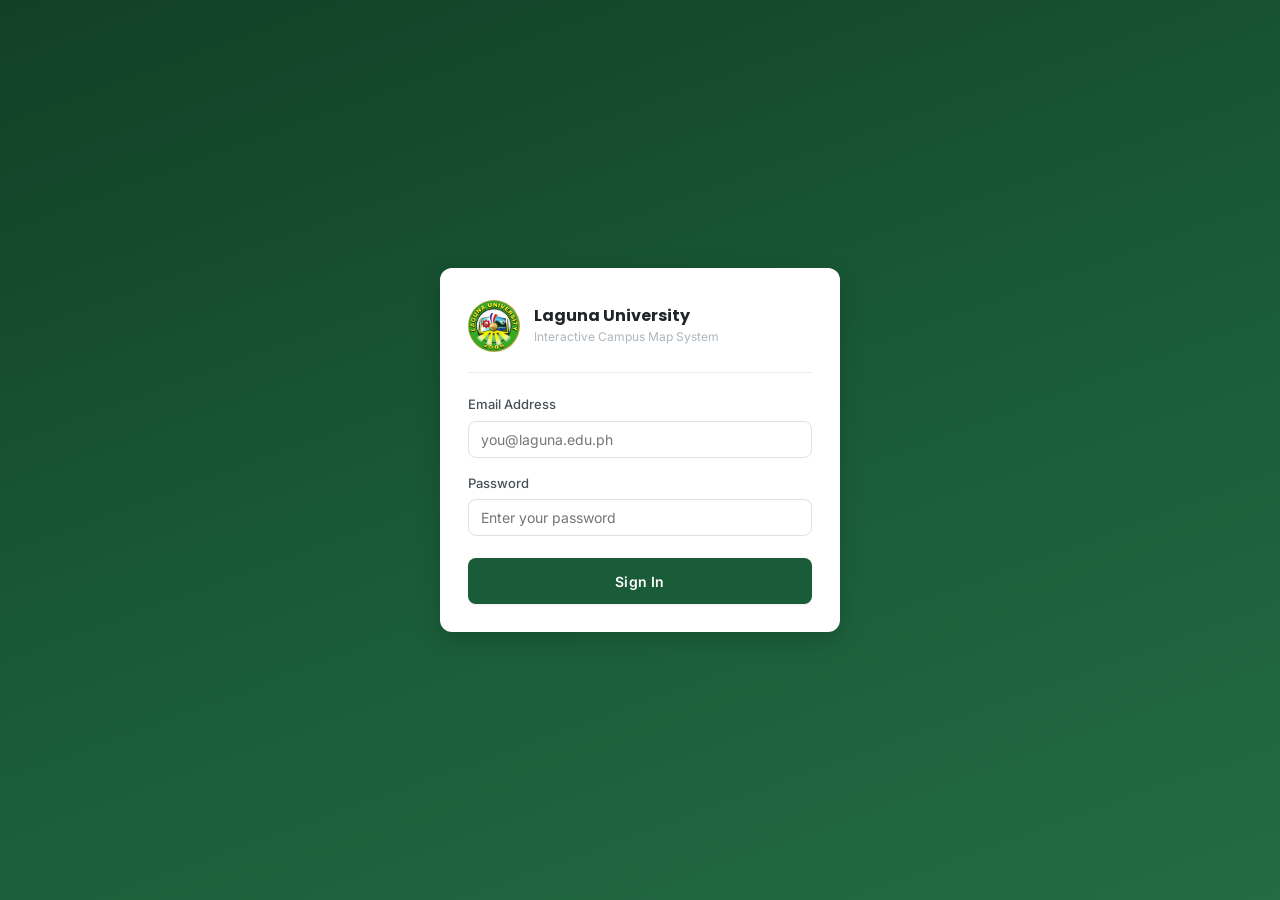
<file: index.html>
<!DOCTYPE html>
<html lang="en">
<head>
  <meta charset="UTF-8" />
  <meta name="viewport" content="width=device-width, initial-scale=1.0" />
  <title>Login — LU Campus Map</title>
  <link rel="stylesheet" href="css/main.css" />
  <link rel="stylesheet" href="css/login.css" />
</head>
<body>

  <main class="login-page">

    <div class="login-card">

      <!-- Logo & School Name -->
      <div class="login-logo-area">
        <div class="login-logo-circle">
          <img src="assets/images/lu-logo.png" alt="LU Logo" />
        </div>
        <div>
          <div class="login-school-name">Laguna University</div>
          <div class="login-system-name">Interactive Campus Map System</div>
        </div>
      </div>

      <div class="login-divider"></div>

      <!-- Login Form -->
      <form class="login-form" id="loginForm" onsubmit="return false;">

        <!-- Error message (hidden by default) -->
        <div class="login-error hidden" id="loginError" role="alert">
          <svg width="16" height="16" viewBox="0 0 24 24" fill="none" stroke="currentColor" stroke-width="2">
            <circle cx="12" cy="12" r="10"/><line x1="12" y1="8" x2="12" y2="12"/><line x1="12" y1="16" x2="12.01" y2="16"/>
          </svg>
          <span id="loginErrorMsg">Invalid email or password.</span>
        </div>

        <!-- Email -->
        <div class="form-group">
          <label class="form-label" for="emailInput">Email Address</label>
          <input
            class="form-input"
            type="email"
            id="emailInput"
            name="email"
            placeholder="you@laguna.edu.ph"
            autocomplete="email"
            required
          />
        </div>

        
        <!-- Password -->
        <div class="form-group">
          <label class="form-label" for="passwordInput">Password</label>
          <input
            class="form-input"
            type="password"
            id="passwordInput"
            name="password"
            placeholder="Enter your password"
            autocomplete="current-password"
            required
          />
        </div>

        <!-- Submit -->
        <button
          class="btn-login"
          type="submit"
          id="loginBtn"
        >
          <span id="loginBtnText">Sign In</span>
        </button>

      </form>

    </div><!-- /.login-card -->

  </main>


  <!-- DEV MOCK — remove once backend loginUser() is connected -->
  <!-- Test accounts:
       admin@lu.edu.ph      / admin123  → admin/dashboard.html
       superadmin@lu.edu.ph / super123  → superadmin/dashboard.html
  -->
  <script>
    if (typeof loginUser === 'undefined') {
      window.loginUser = function(email, password) {
        return new Promise((resolve, reject) => {
          setTimeout(() => {
            if (email === 'admin@lu.edu.ph' && password === 'admin123')
              resolve({ role: 'admin', name: 'Juan Dela Cruz' });
            else if (email === 'superadmin@lu.edu.ph' && password === 'super123')
              resolve({ role: 'superadmin', name: 'Pedro Reyes' });
            else
              reject(new Error('Invalid email or password.'));
          }, 700);
        });
      };
    }
  </script>
  <script src="js/pages/login.js"></script>

</body>
</html>
</file>
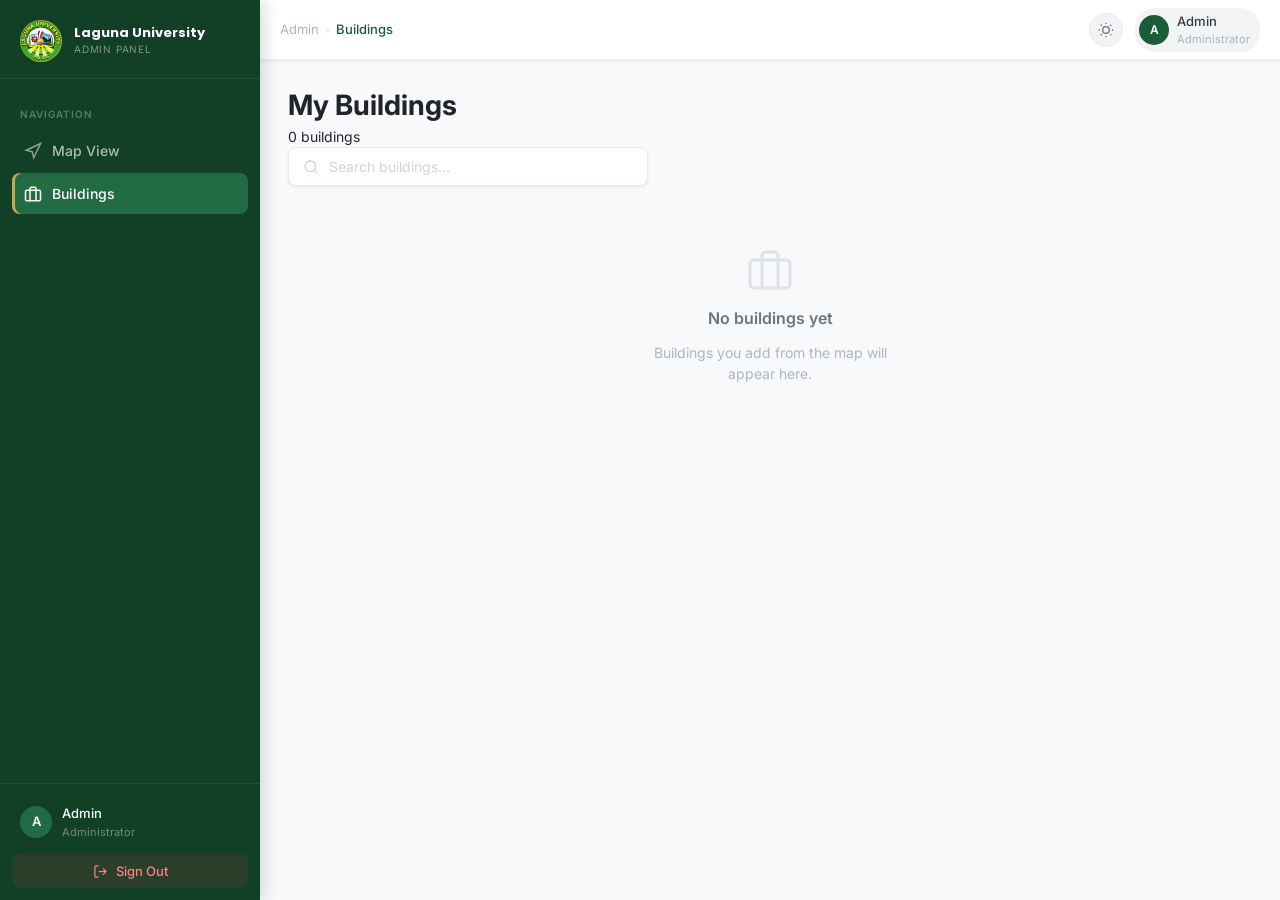
<file: admin/buildings.html>
<!DOCTYPE html>
<html lang="en">
<head>
  <meta charset="UTF-8" />
  <meta name="viewport" content="width=device-width, initial-scale=1.0" />
  <title>My Buildings — LU Campus Map</title>
  <link rel="stylesheet" href="../css/main.css" />
</head>
<body class="app-shell">

  <!-- ========== SIDEBAR ========== -->
  <aside class="sidebar" id="sidebar">
    <div class="sidebar-brand">
      <div class="sidebar-logo">
        <img src="../assets/images/lu-logo.png" alt="LU Logo" />
      </div>
      <div class="sidebar-brand-text">
        <span class="sidebar-brand-name">Laguna University</span>
        <span class="sidebar-brand-sub">Admin Panel</span>
      </div>
    </div>
    <nav class="sidebar-nav">
      <span class="sidebar-nav-label">Navigation</span>
      <a href="dashboard.html" class="sidebar-link">
        <span class="nav-icon"><svg width="18" height="18" viewBox="0 0 24 24" fill="none" stroke="currentColor" stroke-width="2"><polygon points="3 11 22 2 13 21 11 13 3 11"/></svg></span>
        Map View
      </a>
      <a href="buildings.html" class="sidebar-link active">
        <span class="nav-icon"><svg width="18" height="18" viewBox="0 0 24 24" fill="none" stroke="currentColor" stroke-width="2"><rect x="2" y="7" width="20" height="14" rx="2"/><path d="M16 21V5a2 2 0 0 0-2-2h-4a2 2 0 0 0-2 2v16"/></svg></span>
        Buildings
      </a>
    </nav>
    <div class="sidebar-footer">
      <div class="sidebar-footer-user">
        <div class="sidebar-avatar" id="sidebarAvatar">A</div>
        <div class="sidebar-user-info">
          <div class="sidebar-user-name" id="sidebarUserName">Admin</div>
          <div class="sidebar-user-role">Administrator</div>
        </div>
      </div>
      <button class="btn-logout" onclick="logoutUser()">
        <svg width="15" height="15" viewBox="0 0 24 24" fill="none" stroke="currentColor" stroke-width="2"><path d="M9 21H5a2 2 0 0 1-2-2V5a2 2 0 0 1 2-2h4"/><polyline points="16 17 21 12 16 7"/><line x1="21" y1="12" x2="9" y2="12"/></svg>
        Sign Out
      </button>
    </div>
  </aside>

  <!-- ========== MAIN ========== -->
  <div class="main-content">
    <header class="header">
      <div class="header-left">
        <div class="header-breadcrumb">
          <span>Admin</span><span class="sep">›</span><span class="current">Buildings</span>
        </div>
      </div>
      <div class="header-right">
        <button class="btn-theme-toggle" onclick="toggleTheme()" title="Toggle dark mode">
          <svg width="16" height="16" viewBox="0 0 24 24" fill="none" stroke="currentColor" stroke-width="2"><circle cx="12" cy="12" r="5"/><line x1="12" y1="1" x2="12" y2="3"/><line x1="12" y1="21" x2="12" y2="23"/><line x1="4.22" y1="4.22" x2="5.64" y2="5.64"/><line x1="18.36" y1="18.36" x2="19.78" y2="19.78"/><line x1="1" y1="12" x2="3" y2="12"/><line x1="21" y1="12" x2="23" y2="12"/><line x1="4.22" y1="19.78" x2="5.64" y2="18.36"/><line x1="18.36" y1="5.64" x2="19.78" y2="4.22"/></svg>
        </button>
        <div class="header-user">
          <div class="header-avatar" id="headerAvatar">A</div>
          <div>
            <div class="header-user-name" id="headerUserName">Admin</div>
            <div class="header-user-role">Administrator</div>
          </div>
        </div>
      </div>
    </header>

    <div class="page-wrapper">
      <div class="content-header">
        <div class="content-header-left">
          <h1 class="page-title">My Buildings</h1>
          <p class="page-subtitle" id="buildingsCountLabel">Loading buildings…</p>
        </div>
        <div class="page-search-bar">
          <svg width="16" height="16" viewBox="0 0 24 24" fill="none" stroke="currentColor" stroke-width="2"><circle cx="11" cy="11" r="8"/><line x1="21" y1="21" x2="16.65" y2="16.65"/></svg>
          <input type="search" id="searchInput" placeholder="Search buildings…" autocomplete="off" />
        </div>
      </div>

      <div class="buildings-grid" id="buildingsGrid"></div>

      <div class="empty-state hidden" id="emptyState">
        <svg width="48" height="48" viewBox="0 0 24 24" fill="none" stroke="currentColor" stroke-width="1.5"><rect x="2" y="7" width="20" height="14" rx="2"/><path d="M16 21V5a2 2 0 0 0-2-2h-4a2 2 0 0 0-2 2v16"/></svg>
        <h3>No buildings yet</h3>
        <p>Buildings you add from the map will appear here.</p>
      </div>
    </div>
  </div>

  <script src="../js/main.js"></script>
  <script src="../js/components/sidebar.js"></script>
  <script src="../js/components/buildingCard.js"></script>
  <script>
    let _allBuildings = [];

    function setHeaderName(name) {
      document.getElementById('headerUserName').textContent  = name;
      document.getElementById('sidebarUserName').textContent = name;
      const i = name.charAt(0).toUpperCase();
      document.getElementById('headerAvatar').textContent  = i;
      document.getElementById('sidebarAvatar').textContent = i;
    }

    // Backend calls this with admin's own buildings
    function renderBuildingsList(buildings) {
      _allBuildings = buildings || [];
      _renderGrid(_allBuildings);
      document.getElementById('buildingsCountLabel').textContent =
        `${_allBuildings.length} building${_allBuildings.length !== 1 ? 's' : ''}`;
    }

    function _renderGrid(list) {
      const grid  = document.getElementById('buildingsGrid');
      const empty = document.getElementById('emptyState');
      if (!list || !list.length) { grid.innerHTML=''; empty.classList.remove('hidden'); return; }
      empty.classList.add('hidden');
      grid.innerHTML = list.map(b => `
        <div class="building-card">
          ${b.photo
            ? `<img class="building-card-img" src="${b.photo}" alt="${b.name}" />`
            : `<div class="building-card-img-placeholder"><svg width="40" height="40" viewBox="0 0 24 24" fill="none" stroke="currentColor" stroke-width="1"><rect x="2" y="7" width="20" height="14" rx="2"/><path d="M16 21V5a2 2 0 0 0-2-2h-4a2 2 0 0 0-2 2v16"/></svg></div>`}
          <div class="building-card-body">
            <div class="building-card-header">
              <span class="building-card-name">${b.name}</span>
              <span class="badge ${b.type === 'room' ? 'badge-room' : 'badge-building'}">${b.type || 'building'}</span>
            </div>
          </div>
          <div class="building-card-footer">
            <button class="btn btn-outline btn-sm" style="flex:1;justify-content:center;" onclick="openEditMarker('${b.id}')">
              <svg width="13" height="13" viewBox="0 0 24 24" fill="none" stroke="currentColor" stroke-width="2"><path d="M11 4H4a2 2 0 0 0-2 2v14a2 2 0 0 0 2 2h14a2 2 0 0 0 2-2v-7"/><path d="M18.5 2.5a2.121 2.121 0 0 1 3 3L12 15l-4 1 1-4 9.5-9.5z"/></svg>
              Edit
            </button>
          </div>
        </div>`).join('');
    }

    document.getElementById('searchInput').addEventListener('input', function() {
      const q = this.value.toLowerCase().trim();
      _renderGrid(q ? _allBuildings.filter(b => (b.name||'').toLowerCase().includes(q)) : _allBuildings);
    });

    function openEditMarker(id) {
      if (typeof editMarker === 'function') editMarker(id);
      else console.warn('[DEV] editMarker() not connected. ID:', id);
    }

    if (typeof logoutUser === 'undefined') window.logoutUser = () => console.warn('[DEV] logoutUser() not connected.');

    window.setHeaderName       = setHeaderName;
    window.renderBuildingsList = renderBuildingsList;

    setTimeout(() => {
      if (!_allBuildings.length) renderBuildingsList([]);
    }, 800);
  </script>
</body>
</html>
</file>
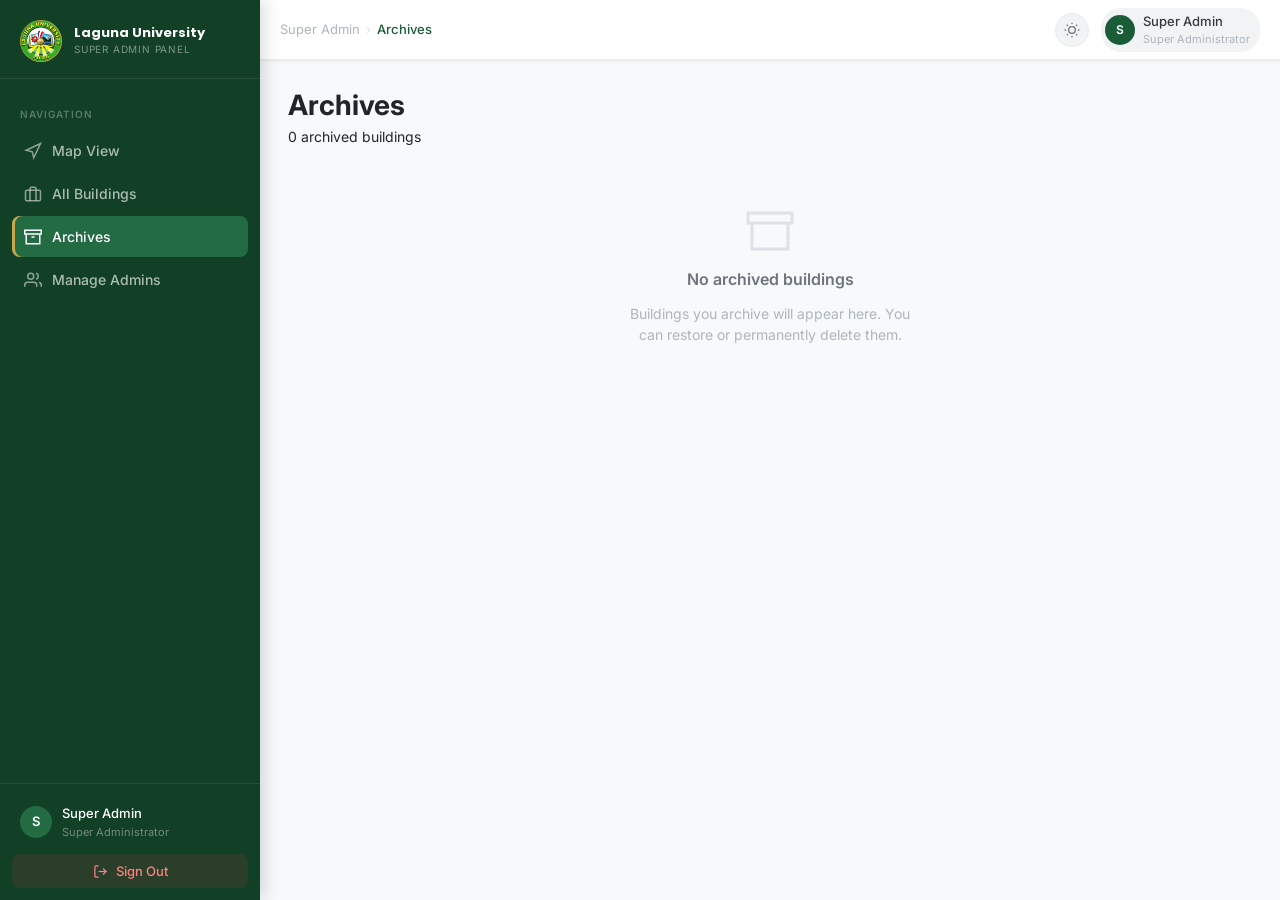
<file: superadmin/archives.html>
<!DOCTYPE html>
<html lang="en">
<head>
  <meta charset="UTF-8" />
  <meta name="viewport" content="width=device-width, initial-scale=1.0" />
  <title>Archives — LU Campus Map</title>
  <link rel="stylesheet" href="../css/main.css" />
</head>
<body class="app-shell">

  <!-- ========== SIDEBAR ========== -->
  <aside class="sidebar" id="sidebar">
    <div class="sidebar-brand">
      <div class="sidebar-logo">
        <img src="../assets/images/lu-logo.png" alt="LU Logo" />
      </div>
      <div class="sidebar-brand-text">
        <span class="sidebar-brand-name">Laguna University</span>
        <span class="sidebar-brand-sub">Super Admin Panel</span>
      </div>
    </div>
    <nav class="sidebar-nav">
      <span class="sidebar-nav-label">Navigation</span>
      <a href="dashboard.html" class="sidebar-link">
        <span class="nav-icon"><svg width="18" height="18" viewBox="0 0 24 24" fill="none" stroke="currentColor" stroke-width="2"><polygon points="3 11 22 2 13 21 11 13 3 11"/></svg></span>
        Map View
      </a>
      <a href="buildings.html" class="sidebar-link">
        <span class="nav-icon"><svg width="18" height="18" viewBox="0 0 24 24" fill="none" stroke="currentColor" stroke-width="2"><rect x="2" y="7" width="20" height="14" rx="2"/><path d="M16 21V5a2 2 0 0 0-2-2h-4a2 2 0 0 0-2 2v16"/></svg></span>
        All Buildings
      </a>
      <a href="archives.html" class="sidebar-link active">
        <span class="nav-icon"><svg width="18" height="18" viewBox="0 0 24 24" fill="none" stroke="currentColor" stroke-width="2"><polyline points="21 8 21 21 3 21 3 8"/><rect x="1" y="3" width="22" height="5"/><line x1="10" y1="12" x2="14" y2="12"/></svg></span>
        Archives
      </a>
      <a href="manage-admins.html" class="sidebar-link">
        <span class="nav-icon"><svg width="18" height="18" viewBox="0 0 24 24" fill="none" stroke="currentColor" stroke-width="2"><path d="M17 21v-2a4 4 0 0 0-4-4H5a4 4 0 0 0-4 4v2"/><circle cx="9" cy="7" r="4"/><path d="M23 21v-2a4 4 0 0 0-3-3.87"/><path d="M16 3.13a4 4 0 0 1 0 7.75"/></svg></span>
        Manage Admins
      </a>
    </nav>
    <div class="sidebar-footer">
      <div class="sidebar-footer-user">
        <div class="sidebar-avatar" id="sidebarAvatar">S</div>
        <div class="sidebar-user-info">
          <div class="sidebar-user-name" id="sidebarUserName">Super Admin</div>
          <div class="sidebar-user-role">Super Administrator</div>
        </div>
      </div>
      <button class="btn-logout" onclick="logoutUser()">
        <svg width="15" height="15" viewBox="0 0 24 24" fill="none" stroke="currentColor" stroke-width="2"><path d="M9 21H5a2 2 0 0 1-2-2V5a2 2 0 0 1 2-2h4"/><polyline points="16 17 21 12 16 7"/><line x1="21" y1="12" x2="9" y2="12"/></svg>
        Sign Out
      </button>
    </div>
  </aside>

  <!-- ========== MAIN ========== -->
  <div class="main-content">
    <header class="header">
      <div class="header-left">
        <div class="header-breadcrumb">
          <span>Super Admin</span><span class="sep">›</span><span class="current">Archives</span>
        </div>
      </div>
      <div class="header-right">
        <button class="btn-theme-toggle" onclick="toggleTheme()" title="Toggle dark mode">
          <svg width="16" height="16" viewBox="0 0 24 24" fill="none" stroke="currentColor" stroke-width="2"><circle cx="12" cy="12" r="5"/><line x1="12" y1="1" x2="12" y2="3"/><line x1="12" y1="21" x2="12" y2="23"/><line x1="4.22" y1="4.22" x2="5.64" y2="5.64"/><line x1="18.36" y1="18.36" x2="19.78" y2="19.78"/><line x1="1" y1="12" x2="3" y2="12"/><line x1="21" y1="12" x2="23" y2="12"/><line x1="4.22" y1="19.78" x2="5.64" y2="18.36"/><line x1="18.36" y1="5.64" x2="19.78" y2="4.22"/></svg>
        </button>
        <div class="header-user">
          <div class="header-avatar" id="headerAvatar">S</div>
          <div>
            <div class="header-user-name" id="headerUserName">Super Admin</div>
            <div class="header-user-role">Super Administrator</div>
          </div>
        </div>
      </div>
    </header>

    <div class="page-wrapper">
      <div class="content-header">
        <div class="content-header-left">
          <h1 class="page-title">Archives</h1>
          <p class="page-subtitle" id="archivesCountLabel">Loading archived buildings…</p>
        </div>
      </div>

      <!-- Archives list -->
      <div class="buildings-grid" id="archivesGrid"></div>

      <div class="empty-state hidden" id="emptyState">
        <svg width="48" height="48" viewBox="0 0 24 24" fill="none" stroke="currentColor" stroke-width="1.5"><polyline points="21 8 21 21 3 21 3 8"/><rect x="1" y="3" width="22" height="5"/></svg>
        <h3>No archived buildings</h3>
        <p>Buildings you archive will appear here. You can restore or permanently delete them.</p>
      </div>
    </div>
  </div>

  <!-- Delete Confirm Dialog -->
  <div class="modal-overlay" id="deleteConfirmOverlay">
    <div class="modal modal-sm">
      <div class="confirm-body">
        <div class="confirm-icon">
          <svg width="24" height="24" viewBox="0 0 24 24" fill="none" stroke="currentColor" stroke-width="2"><polyline points="3 6 5 6 21 6"/><path d="M19 6l-1 14a2 2 0 0 1-2 2H8a2 2 0 0 1-2-2L5 6"/><path d="M10 11v6"/><path d="M14 11v6"/><path d="M9 6V4a1 1 0 0 1 1-1h4a1 1 0 0 1 1 1v2"/></svg>
        </div>
        <h3>Delete Permanently?</h3>
        <p id="deleteConfirmMsg">This action cannot be undone. The building will be permanently removed.</p>
      </div>
      <div class="modal-footer" style="justify-content:center; gap:12px;">
        <button class="btn btn-outline" onclick="closeDeleteConfirm()">Cancel</button>
        <button class="btn btn-danger" id="deleteConfirmBtn">Delete Permanently</button>
      </div>
    </div>
  </div>

  <script src="../js/main.js"></script>
  <script src="../js/components/sidebar.js"></script>
  <script src="../js/components/buildingCard.js"></script>
  <script src="../js/components/modal.js"></script>
  <script>
    // Header name (called by backend)
    function setHeaderName(name) {
      document.getElementById('headerUserName').textContent  = name;
      document.getElementById('sidebarUserName').textContent = name;
      const i = name.charAt(0).toUpperCase();
      document.getElementById('headerAvatar').textContent  = i;
      document.getElementById('sidebarAvatar').textContent = i;
    }

    // Render archived buildings (called by backend)
    function renderArchivesList(buildings) {
      const label = document.getElementById('archivesCountLabel');
      label.textContent = `${buildings.length} archived building${buildings.length !== 1 ? 's' : ''}`;
      renderBuildingCards(buildings, 'archivesGrid', 'archives');
    }

    // Delete confirm — uses modal.js openModal()
    window.promptDelete = function(id, name) {
      document.getElementById('deleteConfirmMsg').textContent =
        `"${name}" will be permanently deleted. This cannot be undone.`;
      document.getElementById('deleteConfirmBtn').onclick = () => {
        if (typeof permanentlyDeleteBuilding === 'function') permanentlyDeleteBuilding(id);
        else console.warn('[DEV] permanentlyDeleteBuilding() not connected. ID:', id);
        closeModal('deleteConfirmOverlay');
      };
      openModal('deleteConfirmOverlay');
    };

    window.closeDeleteConfirm = () => closeModal('deleteConfirmOverlay');

    if (typeof logoutUser === 'undefined')
      window.logoutUser = () => console.warn('[DEV] logoutUser() not connected.');

    window.setHeaderName      = setHeaderName;
    window.renderArchivesList = renderArchivesList;

    setTimeout(() => {
      if (!document.querySelector('.building-card')) renderArchivesList([]);
    }, 800);
  </script>
</body>
</html>
</file>
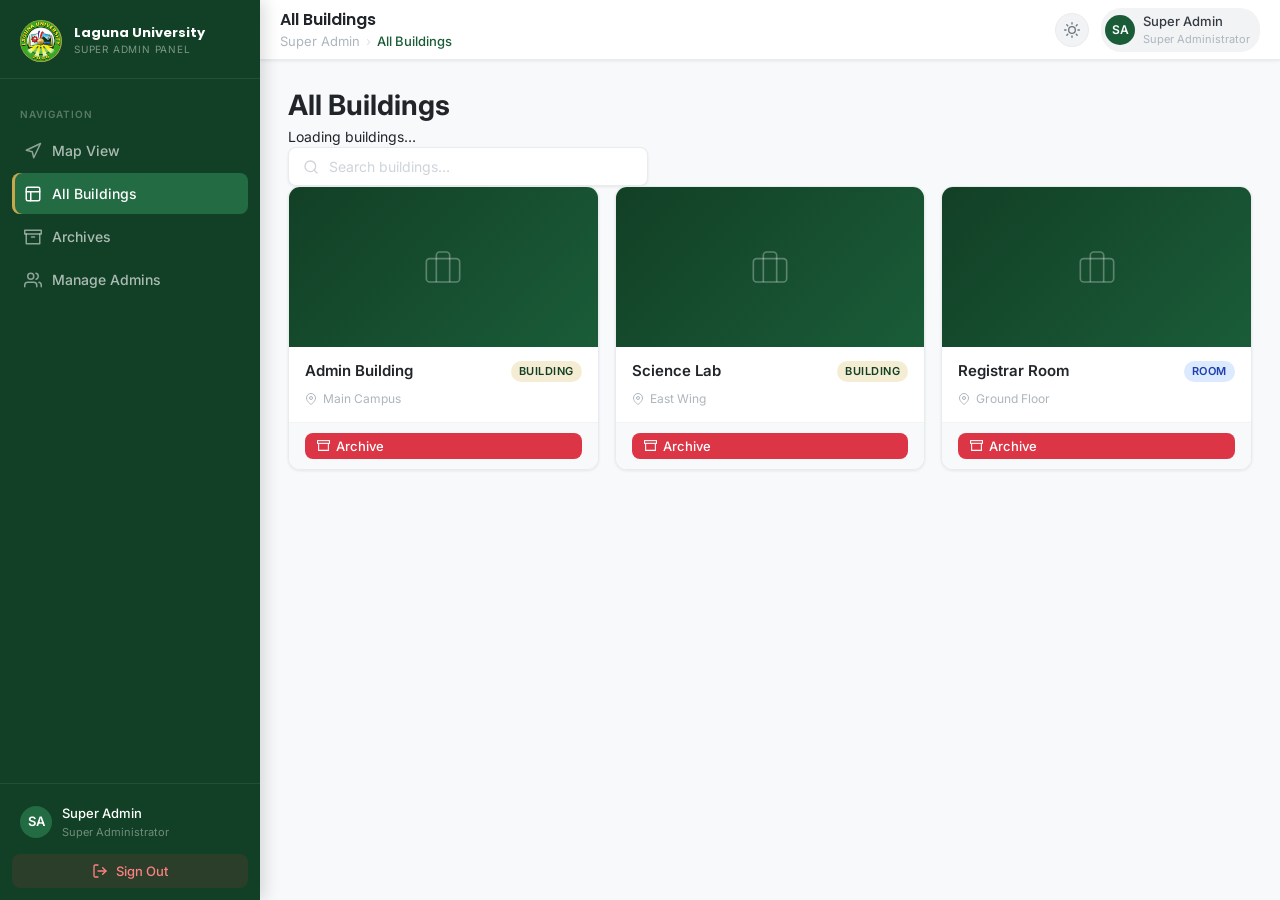
<file: superadmin/buildings.html>
<!DOCTYPE html>
<html lang="en">
<head>
  <meta charset="UTF-8" />
  <meta name="viewport" content="width=device-width, initial-scale=1.0" />
  <title>All Buildings — LU Campus Map</title>
  <link rel="stylesheet" href="../css/main.css" />
</head>
<body class="app-shell">


    <!-- ======== SIDEBAR ======== -->
    <aside class="sidebar" id="sidebar">

      <!-- Brand -->
      <div class="sidebar-brand">
        <div class="sidebar-logo">
          <img src="../assets/images/lu-logo.png" alt="LU Logo" />
        </div>
        <div class="sidebar-brand-text">
          <span class="sidebar-brand-name">Laguna University</span>
          <span class="sidebar-brand-sub">Super Admin Panel</span>
        </div>
      </div>

      <!-- Nav -->
      <nav class="sidebar-nav" aria-label="Super Admin Navigation">
        <span class="sidebar-nav-label">Navigation</span>

        <a href="dashboard.html" class="sidebar-link">
          <span class="nav-icon">
            <svg width="18" height="18" viewBox="0 0 24 24" fill="none" stroke="currentColor" stroke-width="2" stroke-linecap="round" stroke-linejoin="round">
              <polygon points="3 11 22 2 13 21 11 13 3 11"/>
            </svg>
          </span>
          Map View
        </a>

        <a href="buildings.html" class="sidebar-link active" aria-current="page">
          <span class="nav-icon">
            <svg width="18" height="18" viewBox="0 0 24 24" fill="none" stroke="currentColor" stroke-width="2" stroke-linecap="round" stroke-linejoin="round">
              <rect x="3" y="3" width="18" height="18" rx="2"/><path d="M3 9h18M9 21V9"/>
            </svg>
          </span>
          All Buildings
        </a>

        <a href="archives.html" class="sidebar-link">
          <span class="nav-icon">
            <svg width="18" height="18" viewBox="0 0 24 24" fill="none" stroke="currentColor" stroke-width="2" stroke-linecap="round" stroke-linejoin="round">
              <polyline points="21 8 21 21 3 21 3 8"/><rect x="1" y="3" width="22" height="5"/><line x1="10" y1="12" x2="14" y2="12"/>
            </svg>
          </span>
          Archives
        </a>

        <a href="manage-admins.html" class="sidebar-link">
          <span class="nav-icon">
            <svg width="18" height="18" viewBox="0 0 24 24" fill="none" stroke="currentColor" stroke-width="2" stroke-linecap="round" stroke-linejoin="round">
              <path d="M17 21v-2a4 4 0 0 0-4-4H5a4 4 0 0 0-4 4v2"/><circle cx="9" cy="7" r="4"/><path d="M23 21v-2a4 4 0 0 0-3-3.87"/><path d="M16 3.13a4 4 0 0 1 0 7.75"/>
            </svg>
          </span>
          Manage Admins
        </a>
      </nav>

      <!-- Footer user + logout -->
      <div class="sidebar-footer">
        <div class="sidebar-footer-user">
          <div class="sidebar-avatar" id="sidebarAvatarSA">SA</div>
          <div class="sidebar-user-info">
            <div class="sidebar-user-name" id="sidebarNameSA">Super Admin</div>
            <div class="sidebar-user-role">Super Administrator</div>
          </div>
        </div>
        <button class="btn-logout" onclick="logoutUser()">
          <svg width="16" height="16" viewBox="0 0 24 24" fill="none" stroke="currentColor" stroke-width="2" stroke-linecap="round" stroke-linejoin="round">
            <path d="M9 21H5a2 2 0 0 1-2-2V5a2 2 0 0 1 2-2h4"/><polyline points="16 17 21 12 16 7"/><line x1="21" y1="12" x2="9" y2="12"/>
          </svg>
          Sign Out
        </button>
      </div>

    </aside>
    <!-- /.sidebar -->

    <!-- ======== MAIN CONTENT ======== -->
    <div class="main-content">

      <!-- Header -->
      <header class="header" id="header">
        <div class="header-left">
          <!-- Mobile hamburger -->
          <button class="btn-theme-toggle" id="sidebarToggle" aria-label="Toggle sidebar" style="display:none;">
            <svg width="18" height="18" viewBox="0 0 24 24" fill="none" stroke="currentColor" stroke-width="2" stroke-linecap="round" stroke-linejoin="round">
              <line x1="3" y1="6" x2="21" y2="6"/><line x1="3" y1="12" x2="21" y2="12"/><line x1="3" y1="18" x2="21" y2="18"/>
            </svg>
          </button>
          <div>
            <div class="header-title">All Buildings</div>
            <div class="header-breadcrumb">
              <span>Super Admin</span>
              <span class="sep">›</span>
              <span class="current">All Buildings</span>
            </div>
          </div>
        </div>

        <div class="header-right">
          <!-- Dark mode toggle -->
          <button class="btn-theme-toggle" id="themeToggle" aria-label="Toggle dark mode" title="Toggle dark mode">
            <svg width="16" height="16" viewBox="0 0 24 24" fill="none" stroke="currentColor" stroke-width="2" stroke-linecap="round" stroke-linejoin="round">
              <circle cx="12" cy="12" r="5"/>
              <line x1="12" y1="1" x2="12" y2="3"/><line x1="12" y1="21" x2="12" y2="23"/>
              <line x1="4.22" y1="4.22" x2="5.64" y2="5.64"/><line x1="18.36" y1="18.36" x2="19.78" y2="19.78"/>
              <line x1="1" y1="12" x2="3" y2="12"/><line x1="21" y1="12" x2="23" y2="12"/>
              <line x1="4.22" y1="19.78" x2="5.64" y2="18.36"/><line x1="18.36" y1="5.64" x2="19.78" y2="4.22"/>
            </svg>
          </button>

          <!-- User chip -->
          <div class="header-user">
            <div class="header-avatar" id="headerAvatarSA">SA</div>
            <div>
              <div class="header-user-name" id="headerNameSA">Super Admin</div>
              <div class="header-user-role">Super Administrator</div>
            </div>
          </div>
        </div>
      </header>
      <!-- /.header -->

      <!-- Page content -->
      <div class="page-wrapper">

        <!-- Page header row -->
        <div class="content-header">
          <div class="content-header-left">
            <h1 class="page-title">All Buildings</h1>
            <p class="page-subtitle" id="buildingsCountLabel">Loading buildings…</p>
          </div>

          <!-- Search bar -->
          <div class="page-search-bar" role="search">
            <svg width="16" height="16" viewBox="0 0 24 24" fill="none" stroke="currentColor" stroke-width="2" stroke-linecap="round" stroke-linejoin="round" aria-hidden="true">
              <circle cx="11" cy="11" r="8"/><line x1="21" y1="21" x2="16.65" y2="16.65"/>
            </svg>
            <input
              type="search"
              id="searchInput"
              placeholder="Search buildings…"
              aria-label="Search buildings"
              autocomplete="off"
            />
          </div>
        </div>

        <!-- Buildings grid -->
        <div class="buildings-grid" id="buildingsGrid">
          <!-- Cards inserted by renderBuildingsList(buildings) -->
        </div>

        <!-- Empty state (hidden by default) -->
        <div class="empty-state hidden" id="emptyState">
          <svg width="48" height="48" viewBox="0 0 24 24" fill="none" stroke="currentColor" stroke-width="1.5">
            <rect x="3" y="3" width="18" height="18" rx="2"/><path d="M3 9h18M9 21V9"/>
          </svg>
          <h3 id="emptyStateTitle">No buildings found</h3>
          <p id="emptyStateMsg">No buildings match your search. Try a different keyword.</p>
        </div>

      </div>
      <!-- /.page-wrapper -->

    </div>
    <!-- /.main-content -->


  <!-- ======== ARCHIVE CONFIRM DIALOG ======== -->
  <div class="modal-overlay confirm-dialog" id="confirmOverlay" role="dialog" aria-modal="true" aria-labelledby="archiveConfirmTitle">
    <div class="modal modal-sm">
      <div class="confirm-body">
        <div class="confirm-icon">
          <svg width="24" height="24" viewBox="0 0 24 24" fill="none" stroke="currentColor" stroke-width="2" stroke-linecap="round" stroke-linejoin="round">
            <polyline points="21 8 21 21 3 21 3 8"/><rect x="1" y="3" width="22" height="5"/><line x1="10" y1="12" x2="14" y2="12"/>
          </svg>
        </div>
        <h3 id="archiveConfirmTitle">Archive Building?</h3>
        <p id="confirmMsg">This building will be moved to Archives. You can restore it later.</p>
      </div>
      <div class="modal-footer" style="justify-content: center; gap: 12px;">
        <button class="btn btn-outline" onclick="closeConfirm()">Cancel</button>
        <button class="btn btn-primary" id="confirmBtn" onclick="doArchive()">Archive</button>
      </div>
    </div>
  </div>

  <script src="../js/pages/superadmin-buildings.js"></script>
  <script src="../js/main.js"></script>
  <script src="../js/components/sidebar.js"></script>
  <script src="../js/components/buildingCard.js"></script>
  <script src="../js/components/modal.js"></script>
  <script>
    if (typeof logoutUser === 'undefined')
      window.logoutUser = () => console.warn('[DEV] logoutUser() not connected.');
  </script>

</body>
</html>
</file>
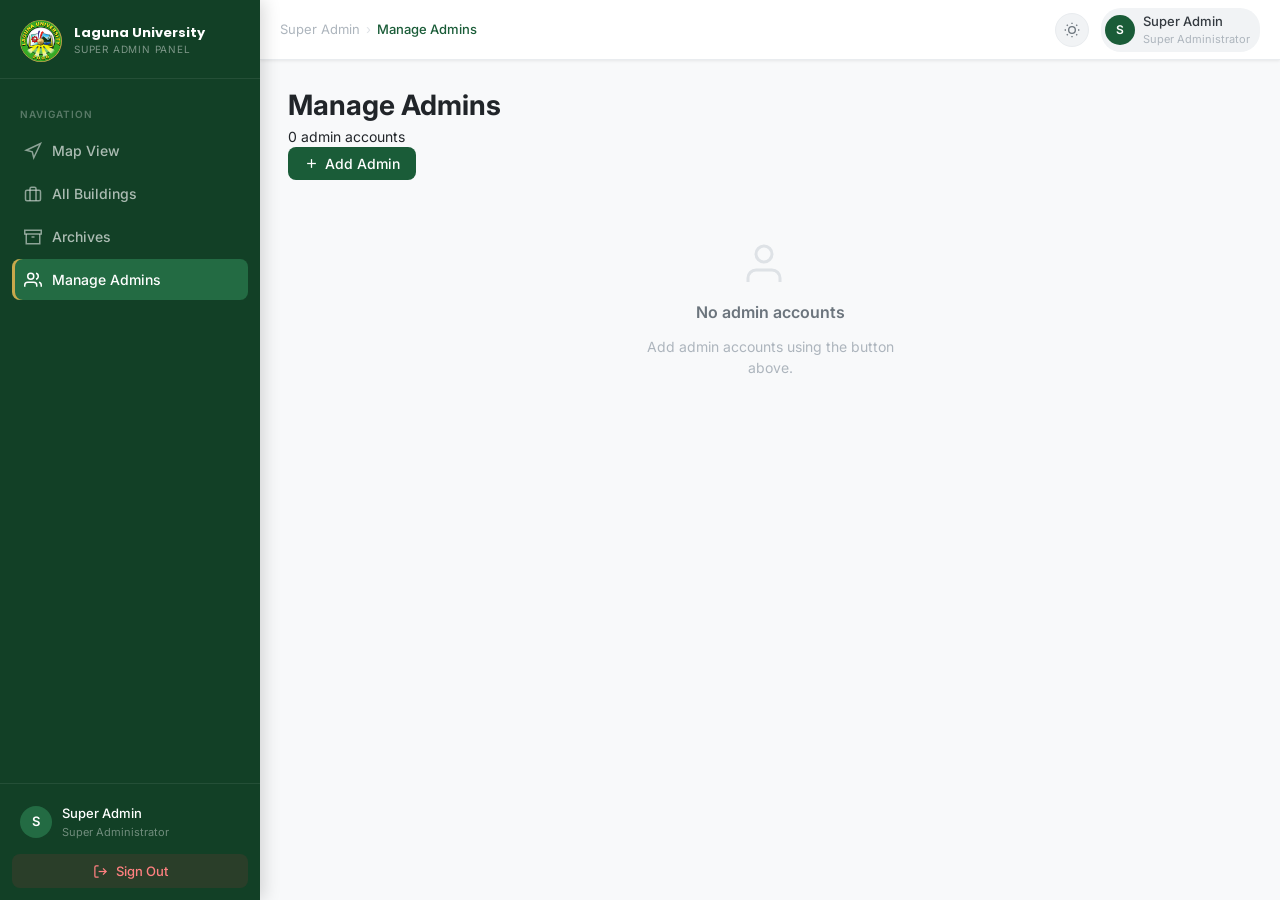
<file: superadmin/manage-admins.html>
<!DOCTYPE html>
<html lang="en">
<head>
  <meta charset="UTF-8" />
  <meta name="viewport" content="width=device-width, initial-scale=1.0" />
  <title>Manage Admins — LU Campus Map</title>
  <link rel="stylesheet" href="../css/main.css" />
</head>
<body class="app-shell">

  <!-- ========== SIDEBAR ========== -->
  <aside class="sidebar" id="sidebar">
    <div class="sidebar-brand">
      <div class="sidebar-logo">
        <img src="../assets/images/lu-logo.png" alt="LU Logo" />
      </div>
      <div class="sidebar-brand-text">
        <span class="sidebar-brand-name">Laguna University</span>
        <span class="sidebar-brand-sub">Super Admin Panel</span>
      </div>
    </div>
    <nav class="sidebar-nav">
      <span class="sidebar-nav-label">Navigation</span>
      <a href="dashboard.html" class="sidebar-link">
        <span class="nav-icon"><svg width="18" height="18" viewBox="0 0 24 24" fill="none" stroke="currentColor" stroke-width="2"><polygon points="3 11 22 2 13 21 11 13 3 11"/></svg></span>
        Map View
      </a>
      <a href="buildings.html" class="sidebar-link">
        <span class="nav-icon"><svg width="18" height="18" viewBox="0 0 24 24" fill="none" stroke="currentColor" stroke-width="2"><rect x="2" y="7" width="20" height="14" rx="2"/><path d="M16 21V5a2 2 0 0 0-2-2h-4a2 2 0 0 0-2 2v16"/></svg></span>
        All Buildings
      </a>
      <a href="archives.html" class="sidebar-link">
        <span class="nav-icon"><svg width="18" height="18" viewBox="0 0 24 24" fill="none" stroke="currentColor" stroke-width="2"><polyline points="21 8 21 21 3 21 3 8"/><rect x="1" y="3" width="22" height="5"/><line x1="10" y1="12" x2="14" y2="12"/></svg></span>
        Archives
      </a>
      <a href="manage-admins.html" class="sidebar-link active">
        <span class="nav-icon"><svg width="18" height="18" viewBox="0 0 24 24" fill="none" stroke="currentColor" stroke-width="2"><path d="M17 21v-2a4 4 0 0 0-4-4H5a4 4 0 0 0-4 4v2"/><circle cx="9" cy="7" r="4"/><path d="M23 21v-2a4 4 0 0 0-3-3.87"/><path d="M16 3.13a4 4 0 0 1 0 7.75"/></svg></span>
        Manage Admins
      </a>
    </nav>
    <div class="sidebar-footer">
      <div class="sidebar-footer-user">
        <div class="sidebar-avatar" id="sidebarAvatar">S</div>
        <div class="sidebar-user-info">
          <div class="sidebar-user-name" id="sidebarUserName">Super Admin</div>
          <div class="sidebar-user-role">Super Administrator</div>
        </div>
      </div>
      <button class="btn-logout" onclick="logoutUser()">
        <svg width="15" height="15" viewBox="0 0 24 24" fill="none" stroke="currentColor" stroke-width="2"><path d="M9 21H5a2 2 0 0 1-2-2V5a2 2 0 0 1 2-2h4"/><polyline points="16 17 21 12 16 7"/><line x1="21" y1="12" x2="9" y2="12"/></svg>
        Sign Out
      </button>
    </div>
  </aside>

  <!-- ========== MAIN ========== -->
  <div class="main-content">
    <header class="header">
      <div class="header-left">
        <div class="header-breadcrumb">
          <span>Super Admin</span><span class="sep">›</span><span class="current">Manage Admins</span>
        </div>
      </div>
      <div class="header-right">
        <button class="btn-theme-toggle" onclick="toggleTheme()" title="Toggle dark mode">
          <svg width="16" height="16" viewBox="0 0 24 24" fill="none" stroke="currentColor" stroke-width="2"><circle cx="12" cy="12" r="5"/><line x1="12" y1="1" x2="12" y2="3"/><line x1="12" y1="21" x2="12" y2="23"/><line x1="4.22" y1="4.22" x2="5.64" y2="5.64"/><line x1="18.36" y1="18.36" x2="19.78" y2="19.78"/><line x1="1" y1="12" x2="3" y2="12"/><line x1="21" y1="12" x2="23" y2="12"/><line x1="4.22" y1="19.78" x2="5.64" y2="18.36"/><line x1="18.36" y1="5.64" x2="19.78" y2="4.22"/></svg>
        </button>
        <div class="header-user">
          <div class="header-avatar" id="headerAvatar">S</div>
          <div>
            <div class="header-user-name" id="headerUserName">Super Admin</div>
            <div class="header-user-role">Super Administrator</div>
          </div>
        </div>
      </div>
    </header>

    <div class="page-wrapper">
      <div class="content-header">
        <div class="content-header-left">
          <h1 class="page-title">Manage Admins</h1>
          <p class="page-subtitle" id="adminsCountLabel">Loading admin accounts…</p>
        </div>
        <button class="btn btn-primary" onclick="openAddAdminModal()">
          <svg width="15" height="15" viewBox="0 0 24 24" fill="none" stroke="currentColor" stroke-width="2"><line x1="12" y1="5" x2="12" y2="19"/><line x1="5" y1="12" x2="19" y2="12"/></svg>
          Add Admin
        </button>
      </div>

      <!-- Admins list -->
      <div style="display:flex; flex-direction:column; gap:10px;" id="adminsList"></div>

      <div class="empty-state hidden" id="emptyState">
        <svg width="48" height="48" viewBox="0 0 24 24" fill="none" stroke="currentColor" stroke-width="1.5"><path d="M17 21v-2a4 4 0 0 0-4-4H5a4 4 0 0 0-4 4v2"/><circle cx="9" cy="7" r="4"/></svg>
        <h3>No admin accounts</h3>
        <p>Add admin accounts using the button above.</p>
      </div>
    </div>
  </div>

  <!-- ========== ADD/EDIT ADMIN MODAL ========== -->
  <div class="modal-overlay" id="adminModalOverlay">
    <div class="modal modal-sm">
      <div class="modal-header">
        <span class="modal-title" id="adminModalTitle">Add Admin</span>
        <button class="modal-close" onclick="closeAdminModal()">
          <svg width="14" height="14" viewBox="0 0 24 24" fill="none" stroke="currentColor" stroke-width="2"><line x1="18" y1="6" x2="6" y2="18"/><line x1="6" y1="6" x2="18" y2="18"/></svg>
        </button>
      </div>
      <div class="modal-body">
        <input type="hidden" id="adminModalUid" />
        <div class="form-group">
          <label class="form-label">Full Name</label>
          <input class="form-input" type="text" id="adminName" placeholder="e.g. Juan Dela Cruz" />
        </div>
        <div class="form-group">
          <label class="form-label">Email Address</label>
          <input class="form-input" type="email" id="adminEmail" placeholder="e.g. admin@lu.edu.ph" />
        </div>
        <div class="form-group" id="adminPasswordGroup">
          <label class="form-label">Password</label>
          <input class="form-input" type="password" id="adminPassword" placeholder="Set initial password" />
        </div>
        <div class="form-group">
          <label class="form-label">Role</label>
          <select class="form-input" id="adminRole">
            <option value="admin">Admin</option>
            <option value="superadmin">Super Admin</option>
          </select>
        </div>
      </div>
      <div class="modal-footer">
        <button class="btn btn-outline" onclick="closeAdminModal()">Cancel</button>
        <button class="btn btn-primary" id="adminSaveBtn" onclick="saveAdmin()">Save</button>
      </div>
    </div>
  </div>

  <script src="../js/main.js"></script>
  <script src="../js/components/sidebar.js"></script>
  <script src="../js/components/modal.js"></script>
  <script>
    // Header name (called by backend)
    function setHeaderName(name) {
      document.getElementById('headerUserName').textContent  = name;
      document.getElementById('sidebarUserName').textContent = name;
      const i = name.charAt(0).toUpperCase();
      document.getElementById('headerAvatar').textContent  = i;
      document.getElementById('sidebarAvatar').textContent = i;
    }

    // Render admins list (called by backend)
    function renderAdminsList(admins) {
      const list  = document.getElementById('adminsList');
      const empty = document.getElementById('emptyState');
      const label = document.getElementById('adminsCountLabel');
      label.textContent = `${admins.length} admin account${admins.length !== 1 ? 's' : ''}`;

      if (!admins.length) { list.innerHTML = ''; empty.classList.remove('hidden'); return; }
      empty.classList.add('hidden');

      list.innerHTML = admins.map(a => {
        const isActive = a.status === 'active';
        const initial  = (a.name || 'A').charAt(0).toUpperCase();
        return `
        <div style="background:var(--white);border:1px solid var(--gray-200);border-radius:var(--border-radius-lg);padding:16px;display:flex;align-items:center;gap:14px;box-shadow:var(--shadow-sm);">
          <div style="width:44px;height:44px;border-radius:50%;background:var(--lu-green);display:flex;align-items:center;justify-content:center;color:white;font-size:18px;font-weight:700;flex-shrink:0;">${initial}</div>
          <div style="flex:1;min-width:0;">
            <div style="font-weight:600;font-size:15px;color:var(--gray-900);">${a.name || 'Unknown'}</div>
            <div style="font-size:12px;color:var(--gray-500);margin-top:2px;">${a.email || ''}</div>
            <div style="display:flex;gap:8px;margin-top:6px;align-items:center;">
              <span class="badge ${isActive ? 'badge-active' : 'badge-inactive'}">${isActive ? 'Active' : 'Inactive'}</span>
              <span class="badge badge-building" style="text-transform:capitalize;">${a.role || 'admin'}</span>
            </div>
          </div>
          <div style="display:flex;flex-direction:column;gap:6px;flex-shrink:0;">
            <button class="btn btn-outline btn-sm" onclick="openEditAdminModal(${JSON.stringify(a).replace(/"/g,'&quot;')})">
              <svg width="13" height="13" viewBox="0 0 24 24" fill="none" stroke="currentColor" stroke-width="2"><path d="M11 4H4a2 2 0 0 0-2 2v14a2 2 0 0 0 2 2h14a2 2 0 0 0 2-2v-7"/><path d="M18.5 2.5a2.121 2.121 0 0 1 3 3L12 15l-4 1 1-4 9.5-9.5z"/></svg>
              Edit
            </button>
            <button class="btn btn-sm ${isActive ? 'btn-outline' : 'btn-primary'}" onclick="doToggleStatus('${a.uid}','${a.status}')">
              ${isActive ? 'Deactivate' : 'Reactivate'}
            </button>
          </div>
        </div>`;
      }).join('');
    }

    // Modal handlers — use modal.js openAdminModal()
    function openAddAdminModal()       { openAdminModal(null); }
    function openEditAdminModal(admin) { openAdminModal(admin); }

    function saveAdmin() {
      const uid = document.getElementById('adminModalUid').value || null;
      const formData = {
        uid,
        name:     document.getElementById('adminName').value.trim(),
        email:    document.getElementById('adminEmail').value.trim(),
        password: uid ? undefined : document.getElementById('adminPassword').value,
        role:     document.getElementById('adminRole').value,
      };
      if (!formData.name || !formData.email) {
        alert('Name and email are required.');
        return;
      }
      if (typeof submitAdminForm === 'function') submitAdminForm(formData);
      else console.warn('[DEV] submitAdminForm() not connected.', formData);
      closeAdminModal();
    }

    function doToggleStatus(uid, currentStatus) {
      if (typeof toggleAdminStatus === 'function') toggleAdminStatus(uid, currentStatus);
      else console.warn('[DEV] toggleAdminStatus() not connected.', uid, currentStatus);
    }

    if (typeof logoutUser === 'undefined')
      window.logoutUser = () => console.warn('[DEV] logoutUser() not connected.');

    window.setHeaderName    = setHeaderName;
    window.renderAdminsList = renderAdminsList;
    window.saveAdmin        = saveAdmin;

    setTimeout(() => {
      if (!document.querySelector('#adminsList > div')) renderAdminsList([]);
    }, 800);
  </script>
</body>
</html>
</file>
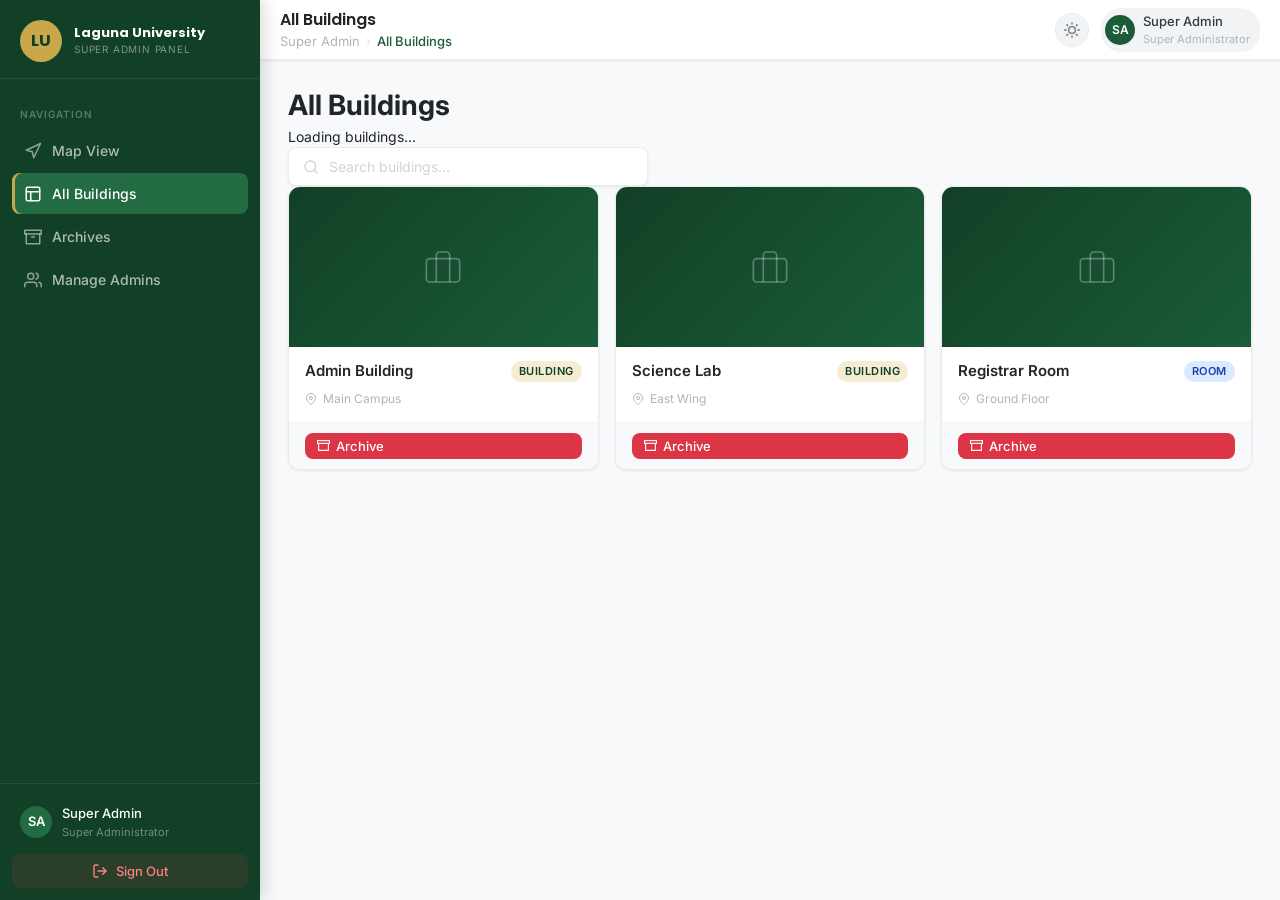
<file: superadmin/sa-buildings.html>
<!DOCTYPE html>
<html lang="en">
<head>
  <meta charset="UTF-8" />
  <meta name="viewport" content="width=device-width, initial-scale=1.0" />
  <title>All Buildings — LU Campus Map</title>
  <link rel="stylesheet" href="../css/main.css" />
</head>
<body>

  <div class="app-shell">

    <!-- ======== SIDEBAR ======== -->
    <aside class="sidebar" id="sidebar">

      <!-- Brand -->
      <div class="sidebar-brand">
        <div class="sidebar-logo">
          <!-- Replace with: <img src="../assets/images/lu-logo.png" alt="LU Logo" /> -->
          <span>LU</span>
        </div>
        <div class="sidebar-brand-text">
          <span class="sidebar-brand-name">Laguna University</span>
          <span class="sidebar-brand-sub">Super Admin Panel</span>
        </div>
      </div>

      <!-- Nav -->
      <nav class="sidebar-nav" aria-label="Super Admin Navigation">
        <span class="sidebar-nav-label">Navigation</span>

        <a href="dashboard.html" class="sidebar-link">
          <span class="nav-icon">
            <svg width="18" height="18" viewBox="0 0 24 24" fill="none" stroke="currentColor" stroke-width="2" stroke-linecap="round" stroke-linejoin="round">
              <polygon points="3 11 22 2 13 21 11 13 3 11"/>
            </svg>
          </span>
          Map View
        </a>

        <a href="buildings.html" class="sidebar-link active" aria-current="page">
          <span class="nav-icon">
            <svg width="18" height="18" viewBox="0 0 24 24" fill="none" stroke="currentColor" stroke-width="2" stroke-linecap="round" stroke-linejoin="round">
              <rect x="3" y="3" width="18" height="18" rx="2"/><path d="M3 9h18M9 21V9"/>
            </svg>
          </span>
          All Buildings
        </a>

        <a href="archives.html" class="sidebar-link">
          <span class="nav-icon">
            <svg width="18" height="18" viewBox="0 0 24 24" fill="none" stroke="currentColor" stroke-width="2" stroke-linecap="round" stroke-linejoin="round">
              <polyline points="21 8 21 21 3 21 3 8"/><rect x="1" y="3" width="22" height="5"/><line x1="10" y1="12" x2="14" y2="12"/>
            </svg>
          </span>
          Archives
        </a>

        <a href="manage-admins.html" class="sidebar-link">
          <span class="nav-icon">
            <svg width="18" height="18" viewBox="0 0 24 24" fill="none" stroke="currentColor" stroke-width="2" stroke-linecap="round" stroke-linejoin="round">
              <path d="M17 21v-2a4 4 0 0 0-4-4H5a4 4 0 0 0-4 4v2"/><circle cx="9" cy="7" r="4"/><path d="M23 21v-2a4 4 0 0 0-3-3.87"/><path d="M16 3.13a4 4 0 0 1 0 7.75"/>
            </svg>
          </span>
          Manage Admins
        </a>
      </nav>

      <!-- Footer user + logout -->
      <div class="sidebar-footer">
        <div class="sidebar-footer-user">
          <div class="sidebar-avatar" id="sidebarAvatarSA">SA</div>
          <div class="sidebar-user-info">
            <div class="sidebar-user-name" id="sidebarNameSA">Super Admin</div>
            <div class="sidebar-user-role">Super Administrator</div>
          </div>
        </div>
        <button class="btn-logout" onclick="logoutUser()">
          <svg width="16" height="16" viewBox="0 0 24 24" fill="none" stroke="currentColor" stroke-width="2" stroke-linecap="round" stroke-linejoin="round">
            <path d="M9 21H5a2 2 0 0 1-2-2V5a2 2 0 0 1 2-2h4"/><polyline points="16 17 21 12 16 7"/><line x1="21" y1="12" x2="9" y2="12"/>
          </svg>
          Sign Out
        </button>
      </div>

    </aside>
    <!-- /.sidebar -->

    <!-- ======== MAIN CONTENT ======== -->
    <div class="main-content">

      <!-- Header -->
      <header class="header" id="header">
        <div class="header-left">
          <!-- Mobile hamburger -->
          <button class="btn-theme-toggle" id="sidebarToggle" aria-label="Toggle sidebar" style="display:none;">
            <svg width="18" height="18" viewBox="0 0 24 24" fill="none" stroke="currentColor" stroke-width="2" stroke-linecap="round" stroke-linejoin="round">
              <line x1="3" y1="6" x2="21" y2="6"/><line x1="3" y1="12" x2="21" y2="12"/><line x1="3" y1="18" x2="21" y2="18"/>
            </svg>
          </button>
          <div>
            <div class="header-title">All Buildings</div>
            <div class="header-breadcrumb">
              <span>Super Admin</span>
              <span class="sep">›</span>
              <span class="current">All Buildings</span>
            </div>
          </div>
        </div>

        <div class="header-right">
          <!-- Dark mode toggle -->
          <button class="btn-theme-toggle" id="themeToggle" aria-label="Toggle dark mode" title="Toggle dark mode">
            <svg width="16" height="16" viewBox="0 0 24 24" fill="none" stroke="currentColor" stroke-width="2" stroke-linecap="round" stroke-linejoin="round">
              <circle cx="12" cy="12" r="5"/>
              <line x1="12" y1="1" x2="12" y2="3"/><line x1="12" y1="21" x2="12" y2="23"/>
              <line x1="4.22" y1="4.22" x2="5.64" y2="5.64"/><line x1="18.36" y1="18.36" x2="19.78" y2="19.78"/>
              <line x1="1" y1="12" x2="3" y2="12"/><line x1="21" y1="12" x2="23" y2="12"/>
              <line x1="4.22" y1="19.78" x2="5.64" y2="18.36"/><line x1="18.36" y1="5.64" x2="19.78" y2="4.22"/>
            </svg>
          </button>

          <!-- User chip -->
          <div class="header-user">
            <div class="header-avatar" id="headerAvatarSA">SA</div>
            <div>
              <div class="header-user-name" id="headerNameSA">Super Admin</div>
              <div class="header-user-role">Super Administrator</div>
            </div>
          </div>
        </div>
      </header>
      <!-- /.header -->

      <!-- Page content -->
      <div class="page-wrapper">

        <!-- Page header row -->
        <div class="content-header">
          <div class="content-header-left">
            <h1 class="page-title">All Buildings</h1>
            <p class="page-subtitle" id="buildingsCountLabel">Loading buildings…</p>
          </div>

          <!-- Search bar -->
          <div class="page-search-bar" role="search">
            <svg width="16" height="16" viewBox="0 0 24 24" fill="none" stroke="currentColor" stroke-width="2" stroke-linecap="round" stroke-linejoin="round" aria-hidden="true">
              <circle cx="11" cy="11" r="8"/><line x1="21" y1="21" x2="16.65" y2="16.65"/>
            </svg>
            <input
              type="search"
              id="searchInput"
              placeholder="Search buildings…"
              aria-label="Search buildings"
              autocomplete="off"
            />
          </div>
        </div>

        <!-- Buildings grid -->
        <div class="buildings-grid" id="buildingsGrid">
          <!-- Cards inserted by renderBuildingsList(buildings) -->
        </div>

        <!-- Empty state (hidden by default) -->
        <div class="empty-state hidden" id="emptyState">
          <svg width="48" height="48" viewBox="0 0 24 24" fill="none" stroke="currentColor" stroke-width="1.5">
            <rect x="3" y="3" width="18" height="18" rx="2"/><path d="M3 9h18M9 21V9"/>
          </svg>
          <h3 id="emptyStateTitle">No buildings found</h3>
          <p id="emptyStateMsg">No buildings match your search. Try a different keyword.</p>
        </div>

      </div>
      <!-- /.page-wrapper -->

    </div>
    <!-- /.main-content -->

  </div>
  <!-- /.app-shell -->

  <!-- ======== ARCHIVE CONFIRM DIALOG ======== -->
  <div class="modal-overlay confirm-dialog" id="confirmOverlay" role="dialog" aria-modal="true" aria-labelledby="archiveConfirmTitle">
    <div class="modal modal-sm">
      <div class="confirm-body">
        <div class="confirm-icon">
          <svg width="24" height="24" viewBox="0 0 24 24" fill="none" stroke="currentColor" stroke-width="2" stroke-linecap="round" stroke-linejoin="round">
            <polyline points="21 8 21 21 3 21 3 8"/><rect x="1" y="3" width="22" height="5"/><line x1="10" y1="12" x2="14" y2="12"/>
          </svg>
        </div>
        <h3 id="archiveConfirmTitle">Archive Building?</h3>
        <p id="confirmMsg">This building will be moved to Archives. You can restore it later.</p>
      </div>
      <div class="modal-footer" style="justify-content: center; gap: 12px;">
        <button class="btn btn-outline" onclick="closeConfirm()">Cancel</button>
        <button class="btn btn-primary" id="confirmBtn" onclick="doArchive()">Archive</button>
      </div>
    </div>
  </div>

  <script src="../js/pages/superadmin-buildings.js"></script>

</body>
</html>
</file>
<file: css/main.css>
/* ============================================
   MAIN.CSS — Master stylesheet
   Imports all CSS modules in correct order
   ============================================ */

@import url('base.css');
@import url('sidebar.css');
@import url('header.css');
@import url('building-card.css');
@import url('modal.css');
@import url('info-panel.css');

/* ============================================
   CORE LAYOUT — Full Screen Setup
   (Shared by public map AND admin/superadmin
   dashboard maps. public-map.css overrides
   .app-shell/.main-content for the public map
   view specifically — see that file.)
   ============================================ */

html, body {
    margin: 0;
    padding: 0;
    width: 100%;
    height: 100%;
    overflow: hidden;
    font-family: 'Inter', sans-serif;
}

.app-shell {
    position: relative;
    width: 100%;
    height: 100vh;
    display: flex;
}

/* The Leaflet Map (shared: public map + admin/superadmin dashboard maps) */
#map {
    position: absolute;
    top: 0;
    left: 0;
    width: 100%;
    height: 100%;
    z-index: 1;
    background: #f8f9fa;
}

/* ============================================
   ADMIN / SUPERADMIN LAYOUT
   sidebar.css provides a static (always-visible)
   fixed sidebar + header.css provides a fixed
   header offset by --sidebar-width. This section
   offsets the actual content area to match, since
   a position:fixed sidebar takes no space in flow.
   NOTE: public-map.css fully overrides
   .main-content (flex:1, no offset) for its own
   overlay-drawer sidebar layout, so this does not
   affect public-map.html.
   ============================================ */

.main-content {
    flex: 1;
    position: relative;
    min-width: 0;
    height: 100vh;
    margin-left: var(--sidebar-width);
    padding-top: var(--header-height);
}

.page-wrapper {
    height: 100%;
    overflow-y: auto;
    padding: 24px 28px;
}

/* Map-page variant: map should fill the wrapper edge-to-edge, no padding */
.map-page .page-wrapper {
    padding: 0;
    overflow: hidden;
}

.map-page .page-wrapper #map {
    position: absolute;
    inset: 0;
}
</file>
<file: css/login.css>
/* ============================================
   LOGIN.CSS — Login Page (index.html only)
   Uses design tokens from base.css
   ============================================ */

.login-page {
  min-height: 100vh;
  width: 100%;
  display: flex;
  align-items: center;
  justify-content: center;
  padding: 24px;
  background: linear-gradient(160deg, var(--lu-green-dark) 0%, var(--lu-green) 55%, var(--lu-green-mid) 100%);
}

.login-card {
  width: 100%;
  max-width: 400px;
  background: var(--white);
  border-radius: var(--border-radius-lg);
  box-shadow: var(--shadow-lg);
  padding: 32px 28px 28px;
}

/* ── Logo & School Name ───────────────────────── */
.login-logo-area {
  display: flex;
  align-items: center;
  gap: 14px;
  margin-bottom: 20px;
}

.login-logo-circle {
  width: 52px;
  height: 52px;
  border-radius: 50%;
  background: var(--lu-gold);
  display: flex;
  align-items: center;
  justify-content: center;
  flex-shrink: 0;
  overflow: hidden;
}

.login-logo-circle img {
  width: 100%;
  height: 100%;
  object-fit: cover;
}

.login-logo-circle-text {
  font-family: var(--font-display);
  font-size: 18px;
  font-weight: 700;
  color: var(--lu-green-dark);
}

.login-school-name {
  font-family: var(--font-display);
  font-size: 16px;
  font-weight: 700;
  color: var(--gray-900);
  line-height: 1.3;
}

.login-system-name {
  font-size: 12px;
  color: var(--gray-500);
  margin-top: 2px;
}

.login-divider {
  height: 1px;
  background: var(--gray-200);
  margin-bottom: 22px;
}

/* ── Form ──────────────────────────────────────── */
.login-form {
  display: flex;
  flex-direction: column;
  gap: 16px;
}

.login-error {
  display: flex;
  align-items: center;
  gap: 8px;
  padding: 10px 12px;
  background: var(--danger-light);
  border: 1px solid rgba(220,53,69,0.25);
  border-radius: var(--border-radius);
  color: var(--danger);
  font-size: 13px;
  font-weight: 500;
}
.login-error svg { flex-shrink: 0; }

/* ── Submit Button ─────────────────────────────── */
.btn-login {
  width: 100%;
  height: 46px;
  margin-top: 6px;
  background: var(--lu-green);
  color: var(--white);
  border: none;
  border-radius: var(--border-radius);
  font-size: 14px;
  font-weight: 600;
  letter-spacing: 0.2px;
  transition: background var(--transition), box-shadow var(--transition);
  box-shadow: var(--shadow-sm);
}

.btn-login:hover {
  background: var(--lu-green-dark);
  box-shadow: var(--shadow-md);
}

.btn-login:active {
  background: var(--lu-green-dark);
}

.btn-login:disabled {
  opacity: 0.65;
  cursor: not-allowed;
}

/* ── Responsive ────────────────────────────────── */
@media (max-width: 420px) {
  .login-card { padding: 26px 20px 22px; }
}
</file>
